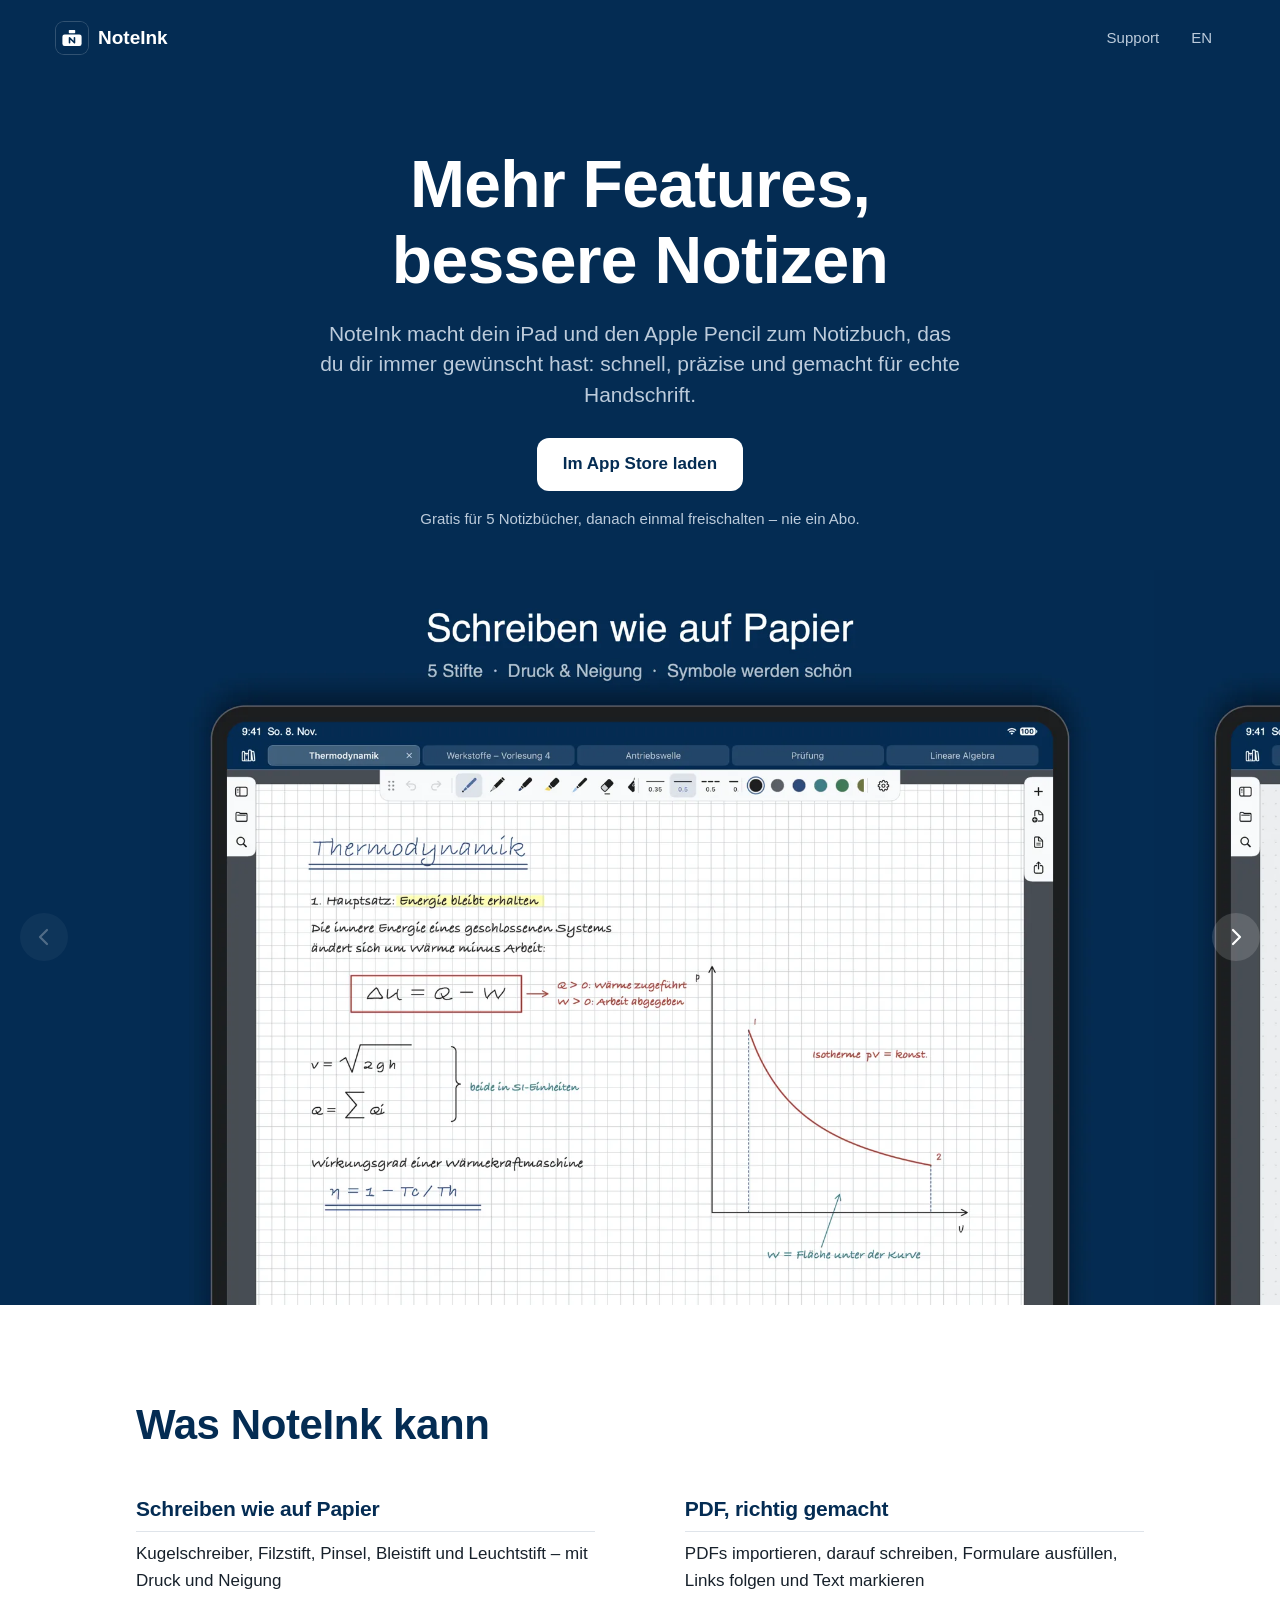
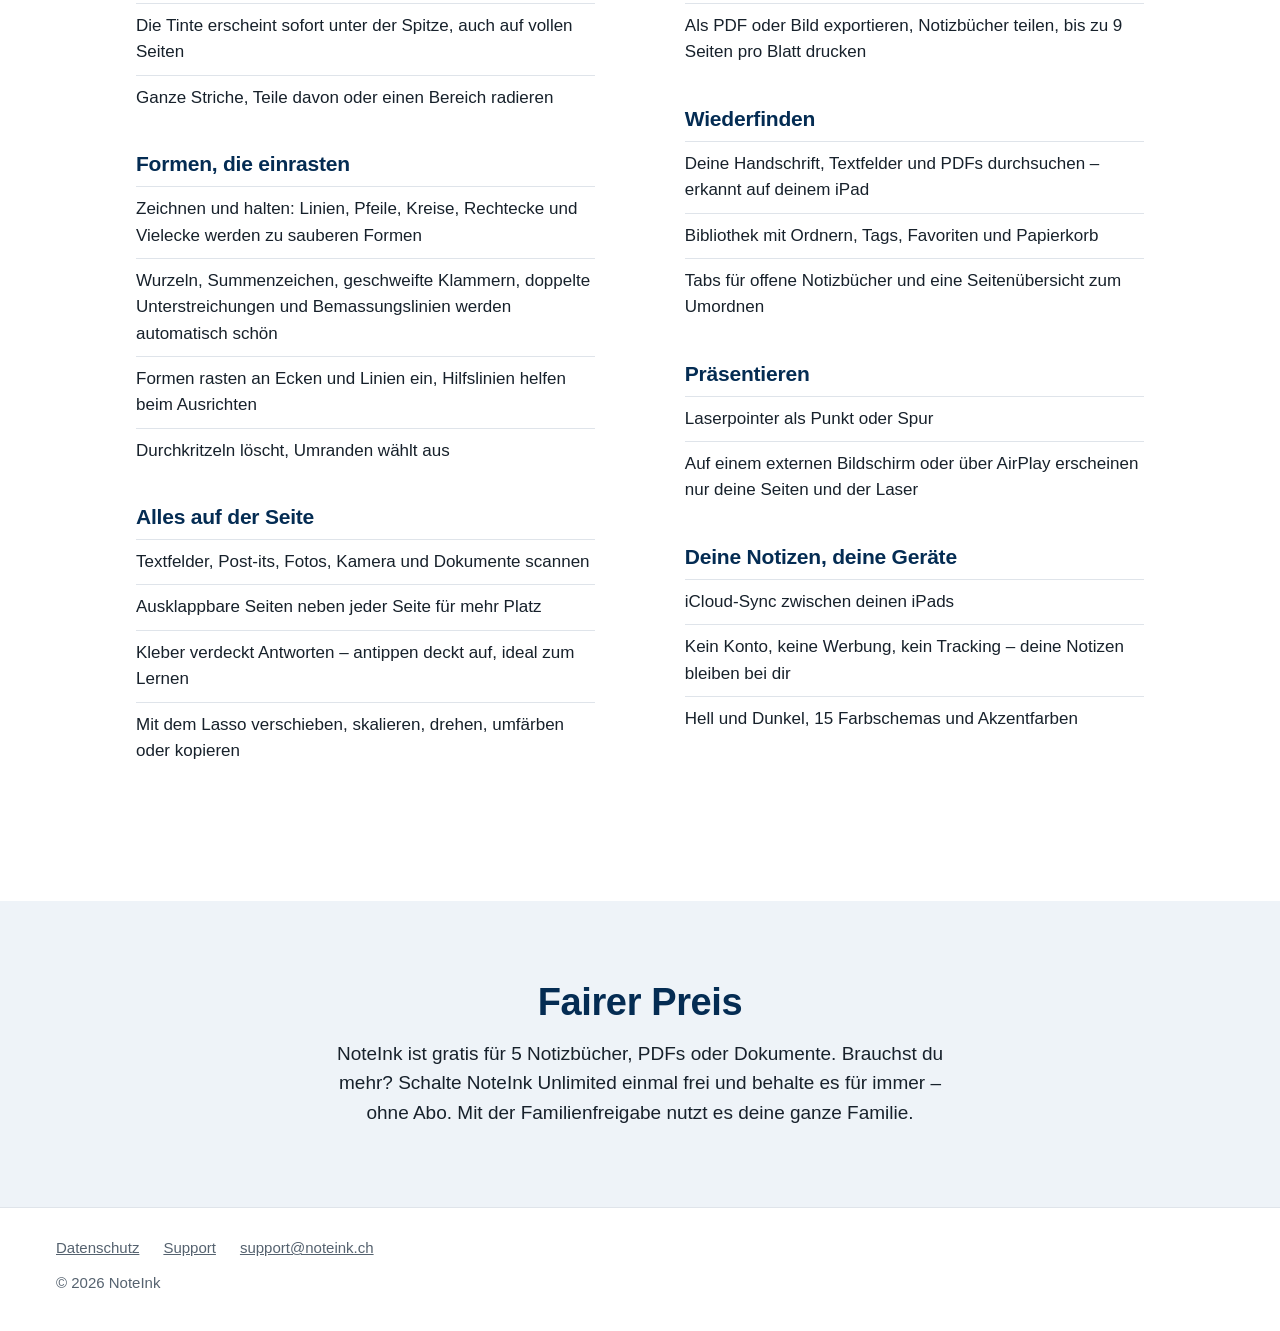
<file: index.html>
<!doctype html>
<html lang="de">
<head>
<meta charset="utf-8">
<meta name="viewport" content="width=device-width, initial-scale=1">
<title>NoteInk: Handschriftliche Notizen und PDFs auf dem iPad</title>
<meta name="description" content="Handschriftliche Notizen wie auf Papier. Gratis für 5 Notizbücher, danach einmal freischalten – nie ein Abo.">
<link rel="canonical" href="https://noteink.ch/">
<link rel="alternate" hreflang="de" href="https://noteink.ch/">
<link rel="alternate" hreflang="en" href="https://noteink.ch/en/">
<link rel="icon" href="/img/icon.svg" type="image/svg+xml">
<link rel="apple-touch-icon" href="/img/apple-touch-icon.png">
<meta name="theme-color" content="#042C53">
<meta property="og:title" content="NoteInk: Handschriftliche Notizen und PDFs auf dem iPad">
<meta property="og:description" content="Handschriftliche Notizen wie auf Papier. Gratis für 5 Notizbücher, danach einmal freischalten – nie ein Abo.">
<meta property="og:type" content="website">
<meta property="og:url" content="https://noteink.ch/">
<meta property="og:image" content="https://noteink.ch/img/og-de.jpg">
<link rel="stylesheet" href="/style.css">
</head>
<body>
<header class="bar">
  <a class="brand" href="/"><img src="/img/icon.svg" alt="" width="32" height="32">NoteInk</a>
  <nav>
    <a href="/support/">Support</a>
    <a href="/en/" hreflang="en" lang="en" aria-label="English">EN</a>
  </nav>
</header>
<main>
<section class="hero">
  <div class="pitch">
    <h1>Mehr Features, bessere Notizen</h1>
    <p class="lead">NoteInk macht dein iPad und den Apple Pencil zum Notizbuch, das du dir immer gewünscht hast: schnell, präzise und gemacht für echte Handschrift.</p>
    <a class="store" href="https://apps.apple.com/app/id6832075508">Im App Store laden</a>
    <p class="note">Gratis für 5 Notizbücher, danach einmal freischalten – nie ein Abo.</p>
  </div>
  <div class="gallery">
    <button class="arrow prev" type="button" aria-label="Vorheriges Bild" hidden><svg viewBox="0 0 24 24" aria-hidden="true"><path d="M15 5l-7 7 7 7"/></svg></button>
    <ul class="strip" tabindex="0" aria-label="App-Bilder">
    <li><img src="/img/de/1-schreiben.webp" width="1600" height="1200" fetchpriority="high" alt="Schreiben wie auf Papier: 5 Stifte, Druck und Neigung, Symbole werden schön"></li>
    <li><img src="/img/de/2-skizzieren.webp" width="1600" height="1200" loading="lazy" alt="Präzise skizzieren: saubere Formen, Einrasten, Bemassungslinien"></li>
    <li><img src="/img/de/3-squeeze.webp" width="1600" height="1200" loading="lazy" alt="Alle Werkzeuge, ein Druck: Squeeze-Menü, Dunkelmodus, eckige Klammern"></li>
    <li><img src="/img/de/4-lasche.webp" width="1600" height="1200" loading="lazy" alt="Mehr Platz, direkt daneben: ausklappbare Seiten, Doppeltippen zum Öffnen, Fotos und Post-its"></li>
    <li><img src="/img/de/5-pdf.webp" width="1600" height="1200" loading="lazy" alt="PDFs, richtig gemacht: notieren, markieren, alles durchsuchen"></li>
    <li><img src="/img/de/6-lernen.webp" width="1600" height="1200" loading="lazy" alt="Klüger lernen: Kleber verdeckt Antworten, Textfelder, Papierfarben"></li>
    <li><img src="/img/de/7-farben.webp" width="1600" height="1200" loading="lazy" alt="Ganz nach deinem Geschmack: 15 Farbschemas, Akzentfarben, hell und dunkel"></li>
    <li><img src="/img/de/8-bibliothek.webp" width="1600" height="1200" loading="lazy" alt="Einmal zahlen, für immer behalten: 5 Notizbücher gratis, kein Abo, Familienfreigabe"></li>
    </ul>
    <button class="arrow next" type="button" aria-label="Nächstes Bild" hidden><svg viewBox="0 0 24 24" aria-hidden="true"><path d="M9 5l7 7-7 7"/></svg></button>
  </div>
<script src="/gallery.js" defer></script>
</section>
<div class="features">
  <h2>Was NoteInk kann</h2>
  <div class="columns">
  <section>
    <h3>Schreiben wie auf Papier</h3>
    <ul>
      <li>Kugelschreiber, Filzstift, Pinsel, Bleistift und Leuchtstift – mit Druck und Neigung</li>
      <li>Die Tinte erscheint sofort unter der Spitze, auch auf vollen Seiten</li>
      <li>Ganze Striche, Teile davon oder einen Bereich radieren</li>
    </ul>
  </section>
  <section>
    <h3>Formen, die einrasten</h3>
    <ul>
      <li>Zeichnen und halten: Linien, Pfeile, Kreise, Rechtecke und Vielecke werden zu sauberen Formen</li>
      <li>Wurzeln, Summenzeichen, geschweifte Klammern, doppelte Unterstreichungen und Bemassungslinien werden automatisch schön</li>
      <li>Formen rasten an Ecken und Linien ein, Hilfslinien helfen beim Ausrichten</li>
      <li>Durchkritzeln löscht, Umranden wählt aus</li>
    </ul>
  </section>
  <section>
    <h3>Alles auf der Seite</h3>
    <ul>
      <li>Textfelder, Post-its, Fotos, Kamera und Dokumente scannen</li>
      <li>Ausklappbare Seiten neben jeder Seite für mehr Platz</li>
      <li>Kleber verdeckt Antworten – antippen deckt auf, ideal zum Lernen</li>
      <li>Mit dem Lasso verschieben, skalieren, drehen, umfärben oder kopieren</li>
    </ul>
  </section>
  <section>
    <h3>PDF, richtig gemacht</h3>
    <ul>
      <li>PDFs importieren, darauf schreiben, Formulare ausfüllen, Links folgen und Text markieren</li>
      <li>Als PDF oder Bild exportieren, Notizbücher teilen, bis zu 9 Seiten pro Blatt drucken</li>
    </ul>
  </section>
  <section>
    <h3>Wiederfinden</h3>
    <ul>
      <li>Deine Handschrift, Textfelder und PDFs durchsuchen – erkannt auf deinem iPad</li>
      <li>Bibliothek mit Ordnern, Tags, Favoriten und Papierkorb</li>
      <li>Tabs für offene Notizbücher und eine Seitenübersicht zum Umordnen</li>
    </ul>
  </section>
  <section>
    <h3>Präsentieren</h3>
    <ul>
      <li>Laserpointer als Punkt oder Spur</li>
      <li>Auf einem externen Bildschirm oder über AirPlay erscheinen nur deine Seiten und der Laser</li>
    </ul>
  </section>
  <section>
    <h3>Deine Notizen, deine Geräte</h3>
    <ul>
      <li>iCloud-Sync zwischen deinen iPads</li>
      <li>Kein Konto, keine Werbung, kein Tracking – deine Notizen bleiben bei dir</li>
      <li>Hell und Dunkel, 15 Farbschemas und Akzentfarben</li>
    </ul>
  </section>
  </div>
</div>
<section class="price">
  <h2>Fairer Preis</h2>
  <p>NoteInk ist gratis für 5 Notizbücher, PDFs oder Dokumente. Brauchst du mehr? Schalte NoteInk Unlimited einmal frei und behalte es für immer – ohne Abo. Mit der Familienfreigabe nutzt es deine ganze Familie.</p>
</section>
</main>
<footer class="foot">
  <div>
    <a href="/datenschutz/">Datenschutz</a>
    <a href="/support/">Support</a>
    <a href="mailto:support@noteink.ch">support@noteink.ch</a>
  </div>
  <p>© 2026 NoteInk</p>
</footer>
</body>
</html>
</file>
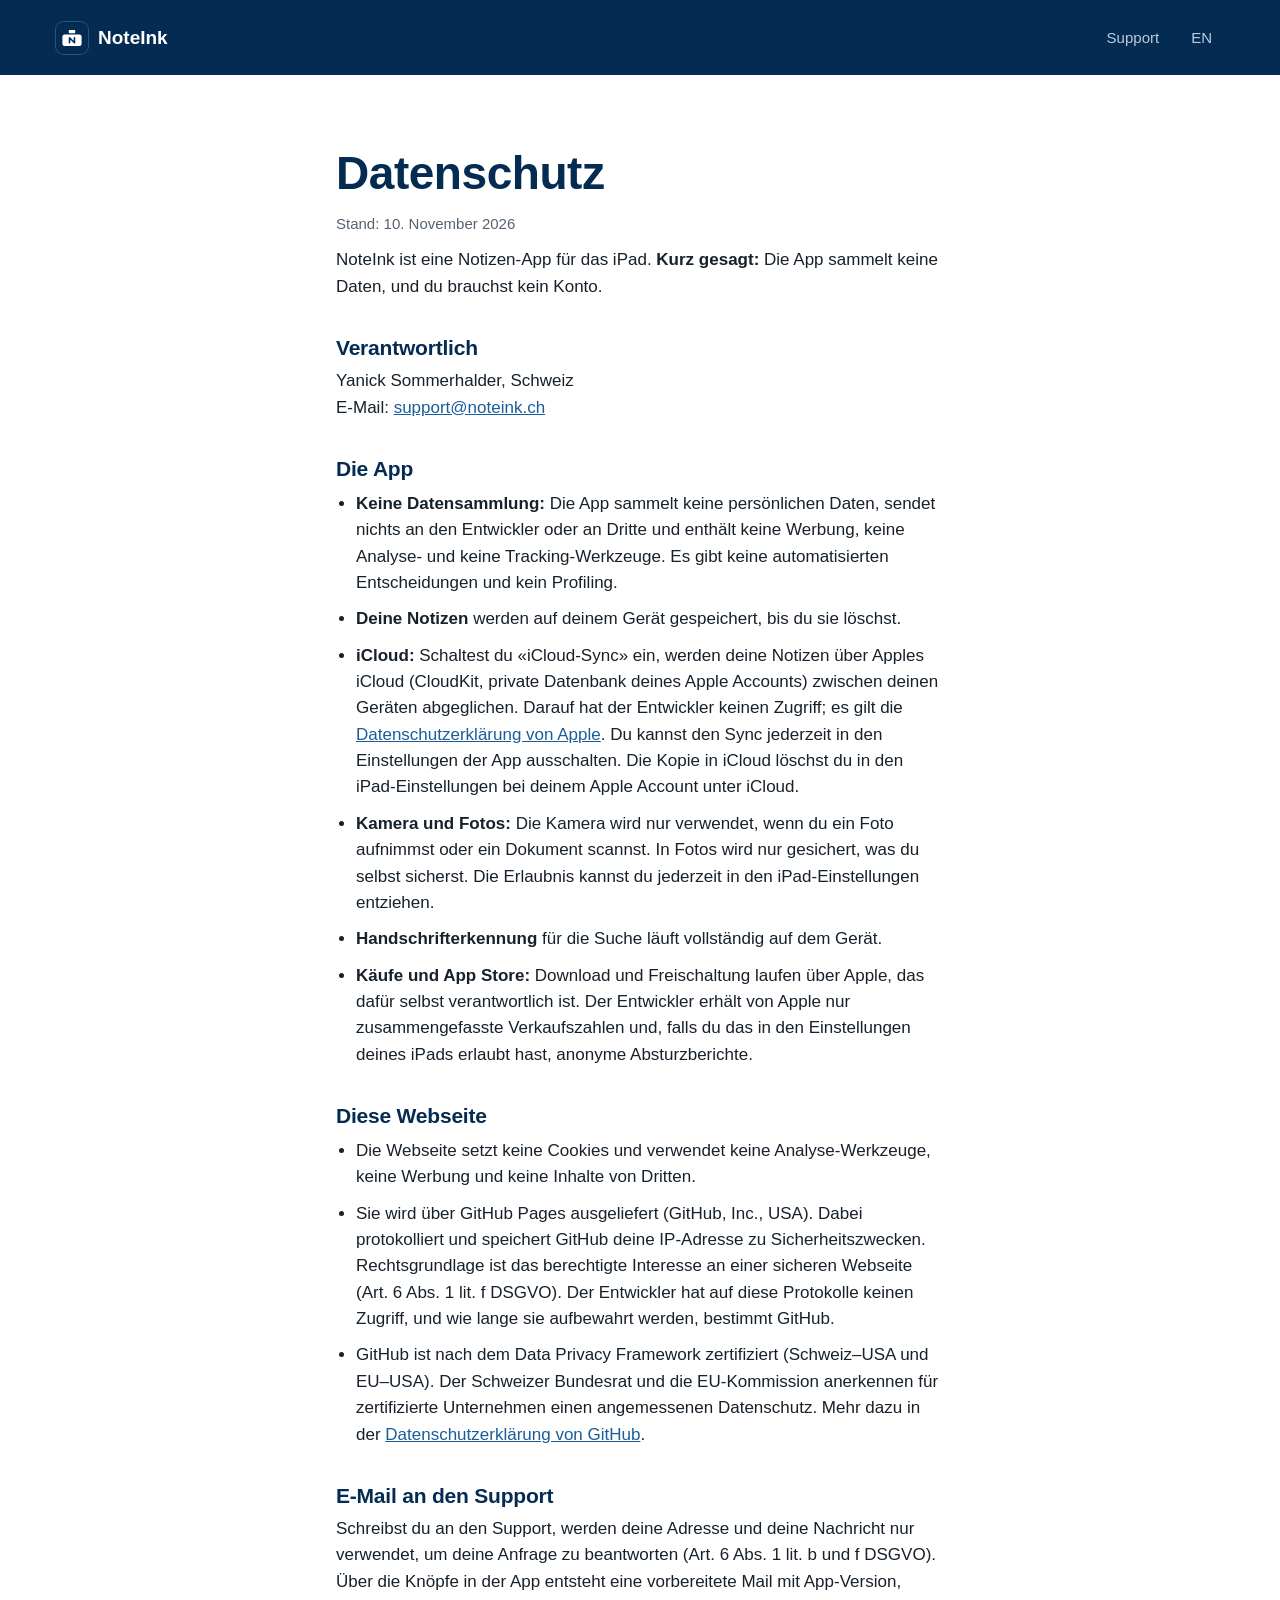
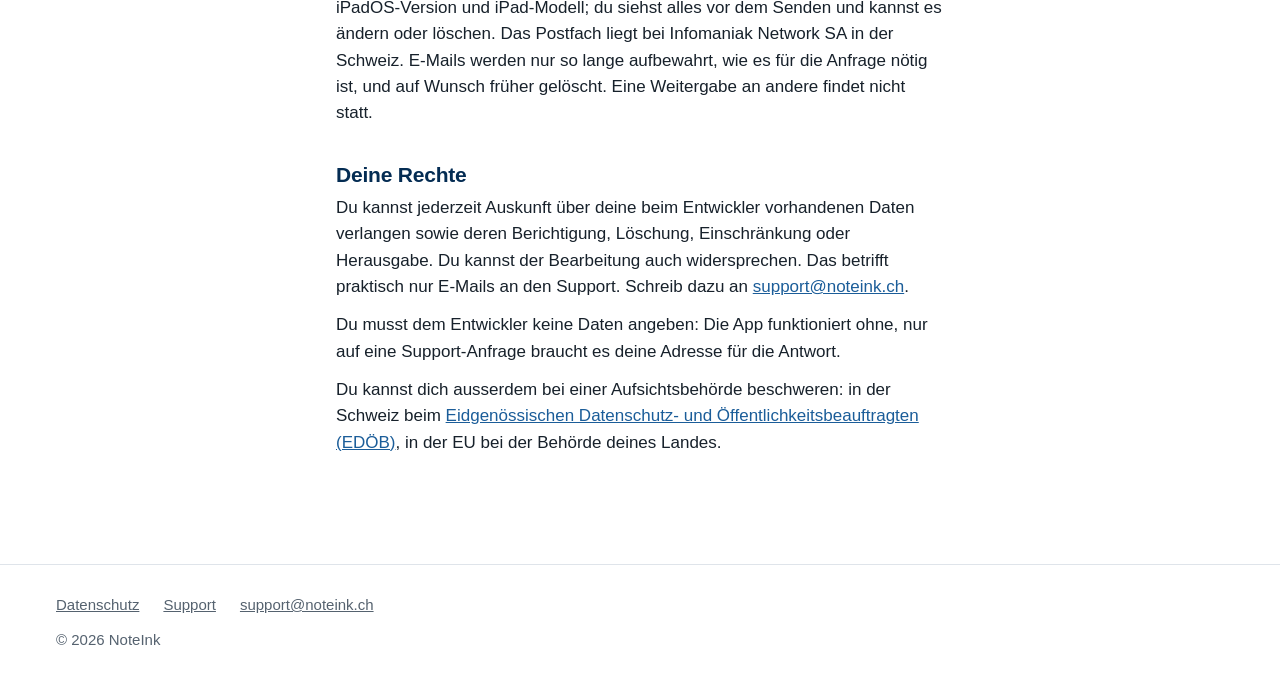
<file: datenschutz/index.html>
<!doctype html>
<html lang="de">
<head>
<meta charset="utf-8">
<meta name="viewport" content="width=device-width, initial-scale=1">
<title>Datenschutz – NoteInk</title>
<meta name="description" content="Datenschutzerklärung von NoteInk: Die App sammelt keine Daten.">
<link rel="canonical" href="https://noteink.ch/datenschutz/">
<link rel="alternate" hreflang="de" href="https://noteink.ch/datenschutz/">
<link rel="alternate" hreflang="en" href="https://noteink.ch/en/privacy/">
<link rel="icon" href="/img/icon.svg" type="image/svg+xml">
<link rel="apple-touch-icon" href="/img/apple-touch-icon.png">
<meta name="theme-color" content="#042C53">
<meta property="og:title" content="Datenschutz – NoteInk">
<meta property="og:description" content="Datenschutzerklärung von NoteInk: Die App sammelt keine Daten.">
<meta property="og:type" content="website">
<meta property="og:url" content="https://noteink.ch/datenschutz/">
<meta property="og:image" content="https://noteink.ch/img/og-de.jpg">
<link rel="stylesheet" href="/style.css">
</head>
<body>
<header class="bar">
  <a class="brand" href="/"><img src="/img/icon.svg" alt="" width="32" height="32">NoteInk</a>
  <nav>
    <a href="/support/">Support</a>
    <a href="/en/privacy/" hreflang="en" lang="en" aria-label="English">EN</a>
  </nav>
</header>
<main class="text">
<h1>Datenschutz</h1>
<p class="meta">Stand: 10. November 2026</p>
<p>NoteInk ist eine Notizen-App für das iPad. <strong>Kurz gesagt:</strong> Die App sammelt keine Daten, und du brauchst kein Konto.</p>
<h2>Verantwortlich</h2>
<p>Yanick Sommerhalder, Schweiz<br>E-Mail: <a href="mailto:support@noteink.ch">support@noteink.ch</a></p>
<h2>Die App</h2>
<ul>
  <li><strong>Keine Datensammlung:</strong> Die App sammelt keine persönlichen Daten, sendet nichts an den Entwickler oder an Dritte und enthält keine Werbung, keine Analyse- und keine Tracking-Werkzeuge. Es gibt keine automatisierten Entscheidungen und kein Profiling.</li>
  <li><strong>Deine Notizen</strong> werden auf deinem Gerät gespeichert, bis du sie löschst.</li>
  <li><strong>iCloud:</strong> Schaltest du «iCloud-Sync» ein, werden deine Notizen über Apples iCloud (CloudKit, private Datenbank deines Apple Accounts) zwischen deinen Geräten abgeglichen. Darauf hat der Entwickler keinen Zugriff; es gilt die <a href="https://www.apple.com/legal/privacy/">Datenschutzerklärung von Apple</a>. Du kannst den Sync jederzeit in den Einstellungen der App ausschalten. Die Kopie in iCloud löschst du in den iPad-Einstellungen bei deinem Apple Account unter iCloud.</li>
  <li><strong>Kamera und Fotos:</strong> Die Kamera wird nur verwendet, wenn du ein Foto aufnimmst oder ein Dokument scannst. In Fotos wird nur gesichert, was du selbst sicherst. Die Erlaubnis kannst du jederzeit in den iPad-Einstellungen entziehen.</li>
  <li><strong>Handschrifterkennung</strong> für die Suche läuft vollständig auf dem Gerät.</li>
  <li><strong>Käufe und App Store:</strong> Download und Freischaltung laufen über Apple, das dafür selbst verantwortlich ist. Der Entwickler erhält von Apple nur zusammengefasste Verkaufszahlen und, falls du das in den Einstellungen deines iPads erlaubt hast, anonyme Absturzberichte.</li>
</ul>
<h2>Diese Webseite</h2>
<ul>
  <li>Die Webseite setzt keine Cookies und verwendet keine Analyse-Werkzeuge, keine Werbung und keine Inhalte von Dritten.</li>
  <li>Sie wird über GitHub Pages ausgeliefert (GitHub, Inc., USA). Dabei protokolliert und speichert GitHub deine IP-Adresse zu Sicherheitszwecken. Rechtsgrundlage ist das berechtigte Interesse an einer sicheren Webseite (Art. 6 Abs. 1 lit. f DSGVO). Der Entwickler hat auf diese Protokolle keinen Zugriff, und wie lange sie aufbewahrt werden, bestimmt GitHub.</li>
  <li>GitHub ist nach dem Data Privacy Framework zertifiziert (Schweiz–USA und EU–USA). Der Schweizer Bundesrat und die EU-Kommission anerkennen für zertifizierte Unternehmen einen angemessenen Datenschutz. Mehr dazu in der <a href="https://docs.github.com/en/site-policy/privacy-policies/github-general-privacy-statement">Datenschutzerklärung von GitHub</a>.</li>
</ul>
<h2>E-Mail an den Support</h2>
<p>Schreibst du an den Support, werden deine Adresse und deine Nachricht nur verwendet, um deine Anfrage zu beantworten (Art. 6 Abs. 1 lit. b und f DSGVO). Über die Knöpfe in der App entsteht eine vorbereitete Mail mit App-Version, iPadOS-Version und iPad-Modell; du siehst alles vor dem Senden und kannst es ändern oder löschen. Das Postfach liegt bei Infomaniak Network SA in der Schweiz. E-Mails werden nur so lange aufbewahrt, wie es für die Anfrage nötig ist, und auf Wunsch früher gelöscht. Eine Weitergabe an andere findet nicht statt.</p>
<h2>Deine Rechte</h2>
<p>Du kannst jederzeit Auskunft über deine beim Entwickler vorhandenen Daten verlangen sowie deren Berichtigung, Löschung, Einschränkung oder Herausgabe. Du kannst der Bearbeitung auch widersprechen. Das betrifft praktisch nur E-Mails an den Support. Schreib dazu an <a href="mailto:support@noteink.ch">support@noteink.ch</a>.</p>
<p>Du musst dem Entwickler keine Daten angeben: Die App funktioniert ohne, nur auf eine Support-Anfrage braucht es deine Adresse für die Antwort.</p>
<p>Du kannst dich ausserdem bei einer Aufsichtsbehörde beschweren: in der Schweiz beim <a href="https://www.edoeb.admin.ch">Eidgenössischen Datenschutz- und Öffentlichkeitsbeauftragten (EDÖB)</a>, in der EU bei der Behörde deines Landes.</p>
</main>
<footer class="foot">
  <div>
    <a href="/datenschutz/">Datenschutz</a>
    <a href="/support/">Support</a>
    <a href="mailto:support@noteink.ch">support@noteink.ch</a>
  </div>
  <p>© 2026 NoteInk</p>
</footer>
</body>
</html>
</file>
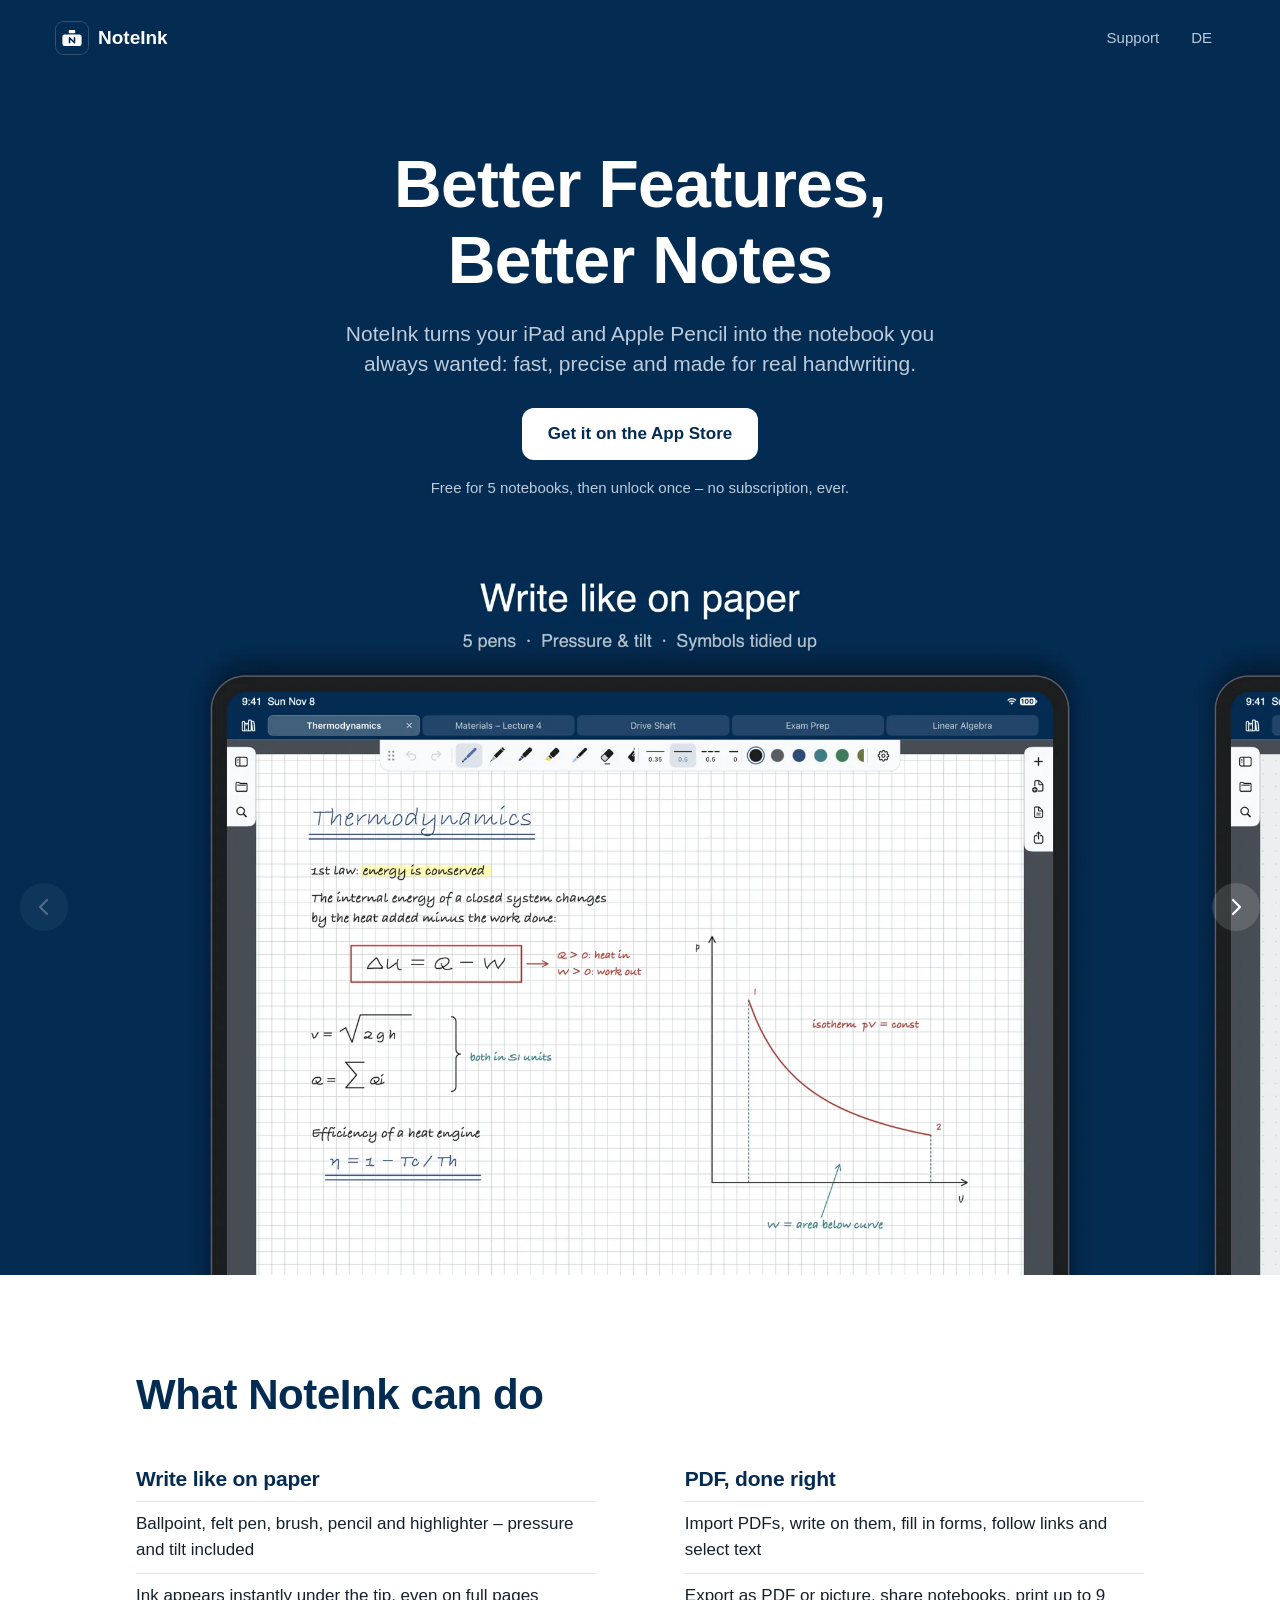
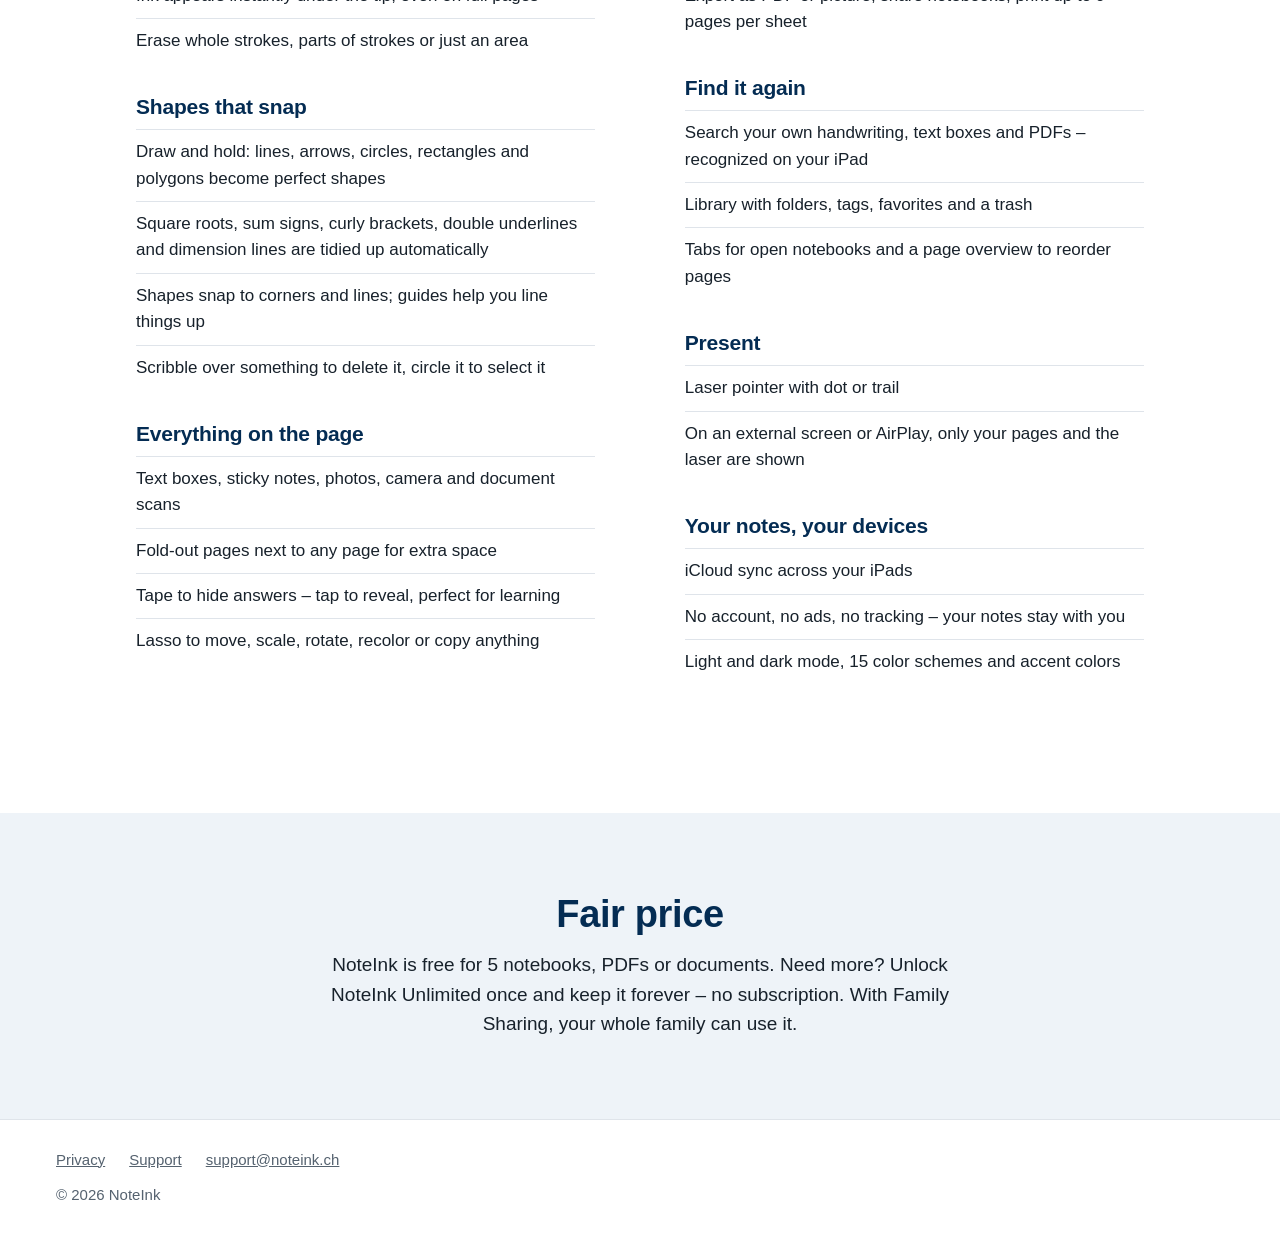
<file: en/index.html>
<!doctype html>
<html lang="en">
<head>
<meta charset="utf-8">
<meta name="viewport" content="width=device-width, initial-scale=1">
<title>NoteInk: Handwritten notes and PDFs on iPad</title>
<meta name="description" content="Handwritten notes that feel like paper. Free for 5 notebooks, then unlock once – no subscription, ever.">
<link rel="canonical" href="https://noteink.ch/en/">
<link rel="alternate" hreflang="de" href="https://noteink.ch/">
<link rel="alternate" hreflang="en" href="https://noteink.ch/en/">
<link rel="icon" href="/img/icon.svg" type="image/svg+xml">
<link rel="apple-touch-icon" href="/img/apple-touch-icon.png">
<meta name="theme-color" content="#042C53">
<meta property="og:title" content="NoteInk: Handwritten notes and PDFs on iPad">
<meta property="og:description" content="Handwritten notes that feel like paper. Free for 5 notebooks, then unlock once – no subscription, ever.">
<meta property="og:type" content="website">
<meta property="og:url" content="https://noteink.ch/en/">
<meta property="og:image" content="https://noteink.ch/img/og-en.jpg">
<link rel="stylesheet" href="/style.css">
</head>
<body>
<header class="bar">
  <a class="brand" href="/en/"><img src="/img/icon.svg" alt="" width="32" height="32">NoteInk</a>
  <nav>
    <a href="/en/support/">Support</a>
    <a href="/" hreflang="de" lang="de" aria-label="Deutsch">DE</a>
  </nav>
</header>
<main>
<section class="hero">
  <div class="pitch">
    <h1>Better Features, Better Notes</h1>
    <p class="lead">NoteInk turns your iPad and Apple Pencil into the notebook you always wanted: fast, precise and made for real handwriting.</p>
    <a class="store" href="https://apps.apple.com/app/id6832075508">Get it on the App Store</a>
    <p class="note">Free for 5 notebooks, then unlock once – no subscription, ever.</p>
  </div>
  <div class="gallery">
    <button class="arrow prev" type="button" aria-label="Previous picture" hidden><svg viewBox="0 0 24 24" aria-hidden="true"><path d="M15 5l-7 7 7 7"/></svg></button>
    <ul class="strip" tabindex="0" aria-label="App pictures">
    <li><img src="/img/en/1-write.webp" width="1600" height="1200" fetchpriority="high" alt="Write like on paper: 5 pens, pressure and tilt, symbols tidied up"></li>
    <li><img src="/img/en/2-sketch.webp" width="1600" height="1200" loading="lazy" alt="Sketch with precision: perfect shapes, snapping, dimension lines"></li>
    <li><img src="/img/en/3-squeeze.webp" width="1600" height="1200" loading="lazy" alt="Every tool, one squeeze: squeeze menu, dark mode, square brackets"></li>
    <li><img src="/img/en/4-flap.webp" width="1600" height="1200" loading="lazy" alt="More room, right beside: fold-out pages, double-tap to open, photos and sticky notes"></li>
    <li><img src="/img/en/5-pdf.webp" width="1600" height="1200" loading="lazy" alt="PDFs, done right: annotate, highlight, search everything"></li>
    <li><img src="/img/en/6-study.webp" width="1600" height="1200" loading="lazy" alt="Study smarter: tape hides answers, text boxes, paper colors"></li>
    <li><img src="/img/en/7-schemes.webp" width="1600" height="1200" loading="lazy" alt="Make it yours: 15 color schemes, accent colors, light and dark"></li>
    <li><img src="/img/en/8-library.webp" width="1600" height="1200" loading="lazy" alt="Pay once, keep it forever: 5 notebooks free, no subscription, Family Sharing"></li>
    </ul>
    <button class="arrow next" type="button" aria-label="Next picture" hidden><svg viewBox="0 0 24 24" aria-hidden="true"><path d="M9 5l7 7-7 7"/></svg></button>
  </div>
<script src="/gallery.js" defer></script>
</section>
<div class="features">
  <h2>What NoteInk can do</h2>
  <div class="columns">
  <section>
    <h3>Write like on paper</h3>
    <ul>
      <li>Ballpoint, felt pen, brush, pencil and highlighter – pressure and tilt included</li>
      <li>Ink appears instantly under the tip, even on full pages</li>
      <li>Erase whole strokes, parts of strokes or just an area</li>
    </ul>
  </section>
  <section>
    <h3>Shapes that snap</h3>
    <ul>
      <li>Draw and hold: lines, arrows, circles, rectangles and polygons become perfect shapes</li>
      <li>Square roots, sum signs, curly brackets, double underlines and dimension lines are tidied up automatically</li>
      <li>Shapes snap to corners and lines; guides help you line things up</li>
      <li>Scribble over something to delete it, circle it to select it</li>
    </ul>
  </section>
  <section>
    <h3>Everything on the page</h3>
    <ul>
      <li>Text boxes, sticky notes, photos, camera and document scans</li>
      <li>Fold-out pages next to any page for extra space</li>
      <li>Tape to hide answers – tap to reveal, perfect for learning</li>
      <li>Lasso to move, scale, rotate, recolor or copy anything</li>
    </ul>
  </section>
  <section>
    <h3>PDF, done right</h3>
    <ul>
      <li>Import PDFs, write on them, fill in forms, follow links and select text</li>
      <li>Export as PDF or picture, share notebooks, print up to 9 pages per sheet</li>
    </ul>
  </section>
  <section>
    <h3>Find it again</h3>
    <ul>
      <li>Search your own handwriting, text boxes and PDFs – recognized on your iPad</li>
      <li>Library with folders, tags, favorites and a trash</li>
      <li>Tabs for open notebooks and a page overview to reorder pages</li>
    </ul>
  </section>
  <section>
    <h3>Present</h3>
    <ul>
      <li>Laser pointer with dot or trail</li>
      <li>On an external screen or AirPlay, only your pages and the laser are shown</li>
    </ul>
  </section>
  <section>
    <h3>Your notes, your devices</h3>
    <ul>
      <li>iCloud sync across your iPads</li>
      <li>No account, no ads, no tracking – your notes stay with you</li>
      <li>Light and dark mode, 15 color schemes and accent colors</li>
    </ul>
  </section>
  </div>
</div>
<section class="price">
  <h2>Fair price</h2>
  <p>NoteInk is free for 5 notebooks, PDFs or documents. Need more? Unlock NoteInk Unlimited once and keep it forever – no subscription. With Family Sharing, your whole family can use it.</p>
</section>
</main>
<footer class="foot">
  <div>
    <a href="/en/privacy/">Privacy</a>
    <a href="/en/support/">Support</a>
    <a href="mailto:support@noteink.ch">support@noteink.ch</a>
  </div>
  <p>© 2026 NoteInk</p>
</footer>
</body>
</html>
</file>
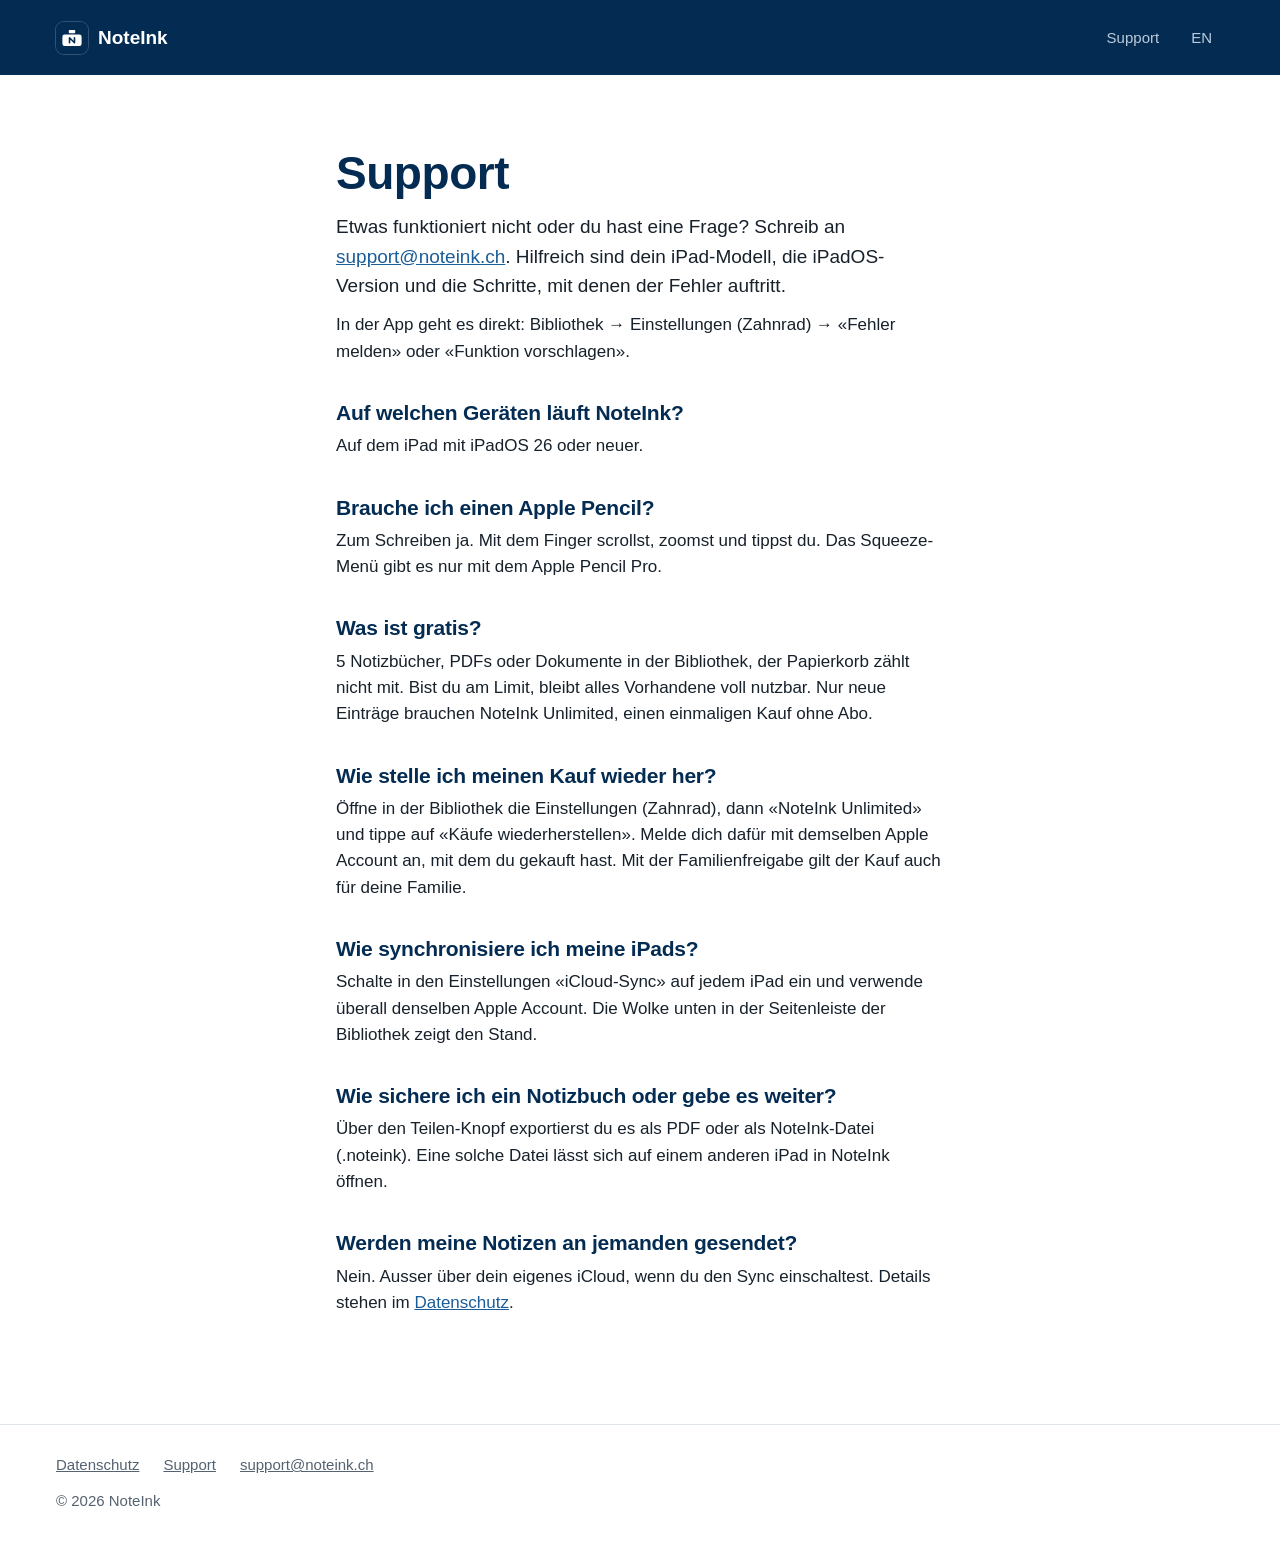
<file: support/index.html>
<!doctype html>
<html lang="de">
<head>
<meta charset="utf-8">
<meta name="viewport" content="width=device-width, initial-scale=1">
<title>Support – NoteInk</title>
<meta name="description" content="Hilfe und Kontakt für NoteInk.">
<link rel="canonical" href="https://noteink.ch/support/">
<link rel="alternate" hreflang="de" href="https://noteink.ch/support/">
<link rel="alternate" hreflang="en" href="https://noteink.ch/en/support/">
<link rel="icon" href="/img/icon.svg" type="image/svg+xml">
<link rel="apple-touch-icon" href="/img/apple-touch-icon.png">
<meta name="theme-color" content="#042C53">
<meta property="og:title" content="Support – NoteInk">
<meta property="og:description" content="Hilfe und Kontakt für NoteInk.">
<meta property="og:type" content="website">
<meta property="og:url" content="https://noteink.ch/support/">
<meta property="og:image" content="https://noteink.ch/img/og-de.jpg">
<link rel="stylesheet" href="/style.css">
</head>
<body>
<header class="bar">
  <a class="brand" href="/"><img src="/img/icon.svg" alt="" width="32" height="32">NoteInk</a>
  <nav>
    <a href="/support/">Support</a>
    <a href="/en/support/" hreflang="en" lang="en" aria-label="English">EN</a>
  </nav>
</header>
<main class="text">
<h1>Support</h1>
<p class="lead-text">Etwas funktioniert nicht oder du hast eine Frage? Schreib an <a href="mailto:support@noteink.ch">support@noteink.ch</a>. Hilfreich sind dein iPad-Modell, die iPadOS-Version und die Schritte, mit denen der Fehler auftritt.</p>
<p>In der App geht es direkt: Bibliothek → Einstellungen (Zahnrad) → «Fehler melden» oder «Funktion vorschlagen».</p>
<section>
  <h2>Auf welchen Geräten läuft NoteInk?</h2>
  <p>Auf dem iPad mit iPadOS 26 oder neuer.</p>
</section>
<section>
  <h2>Brauche ich einen Apple Pencil?</h2>
  <p>Zum Schreiben ja. Mit dem Finger scrollst, zoomst und tippst du. Das Squeeze-Menü gibt es nur mit dem Apple Pencil Pro.</p>
</section>
<section>
  <h2>Was ist gratis?</h2>
  <p>5 Notizbücher, PDFs oder Dokumente in der Bibliothek, der Papierkorb zählt nicht mit. Bist du am Limit, bleibt alles Vorhandene voll nutzbar. Nur neue Einträge brauchen NoteInk Unlimited, einen einmaligen Kauf ohne Abo.</p>
</section>
<section>
  <h2>Wie stelle ich meinen Kauf wieder her?</h2>
  <p>Öffne in der Bibliothek die Einstellungen (Zahnrad), dann «NoteInk Unlimited» und tippe auf «Käufe wiederherstellen». Melde dich dafür mit demselben Apple Account an, mit dem du gekauft hast. Mit der Familienfreigabe gilt der Kauf auch für deine Familie.</p>
</section>
<section>
  <h2>Wie synchronisiere ich meine iPads?</h2>
  <p>Schalte in den Einstellungen «iCloud-Sync» auf jedem iPad ein und verwende überall denselben Apple Account. Die Wolke unten in der Seitenleiste der Bibliothek zeigt den Stand.</p>
</section>
<section>
  <h2>Wie sichere ich ein Notizbuch oder gebe es weiter?</h2>
  <p>Über den Teilen-Knopf exportierst du es als PDF oder als NoteInk-Datei (.noteink). Eine solche Datei lässt sich auf einem anderen iPad in NoteInk öffnen.</p>
</section>
<section>
  <h2>Werden meine Notizen an jemanden gesendet?</h2>
  <p>Nein. Ausser über dein eigenes iCloud, wenn du den Sync einschaltest. Details stehen im <a href="/datenschutz/">Datenschutz</a>.</p>
</section>
</main>
<footer class="foot">
  <div>
    <a href="/datenschutz/">Datenschutz</a>
    <a href="/support/">Support</a>
    <a href="mailto:support@noteink.ch">support@noteink.ch</a>
  </div>
  <p>© 2026 NoteInk</p>
</footer>
</body>
</html>
</file>
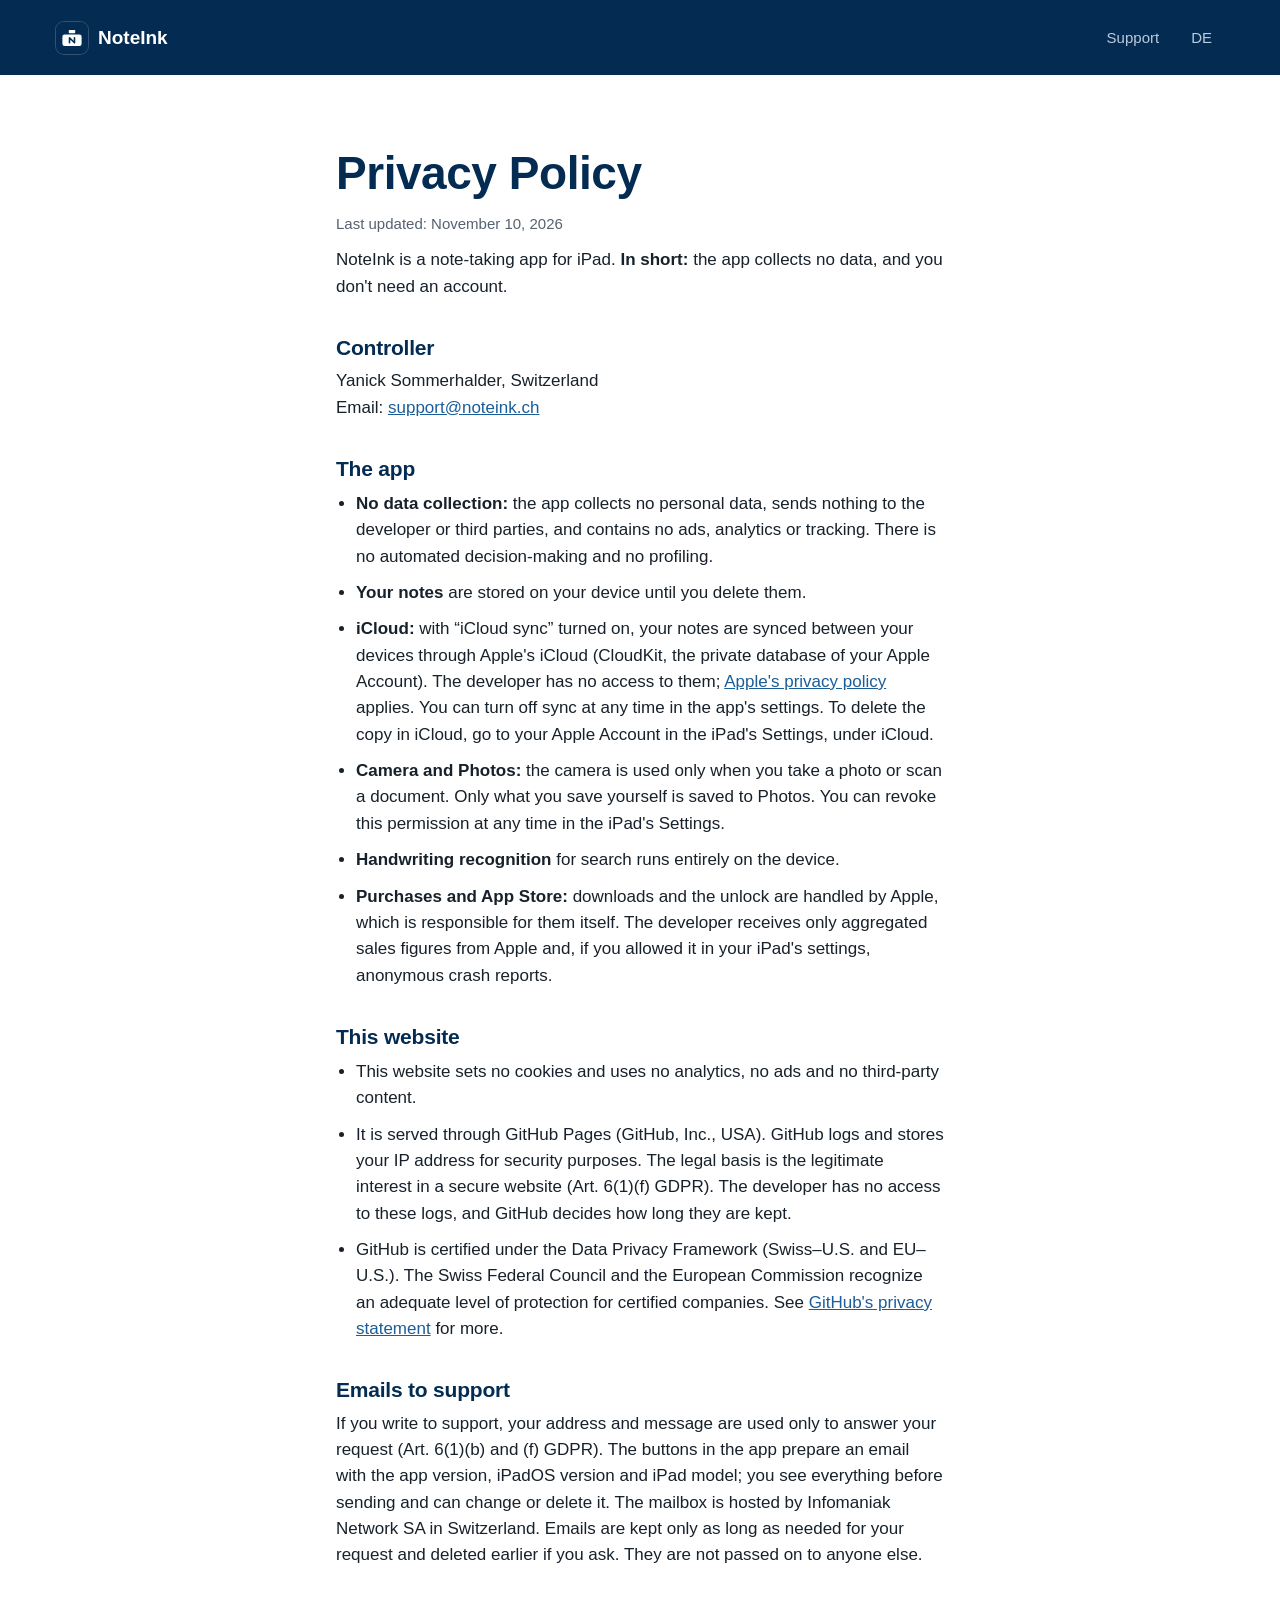
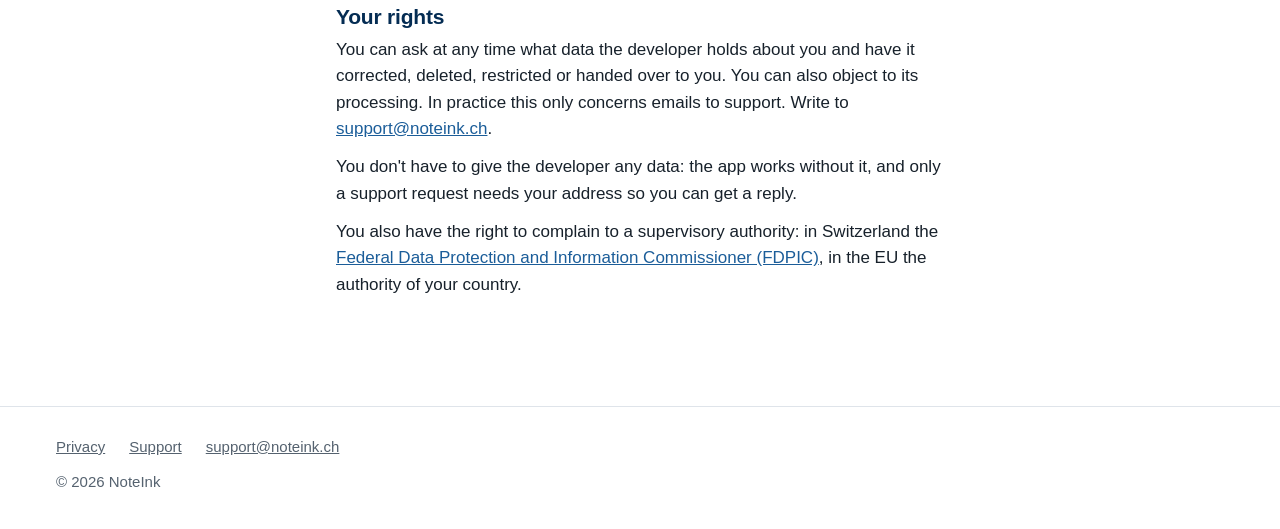
<file: en/privacy/index.html>
<!doctype html>
<html lang="en">
<head>
<meta charset="utf-8">
<meta name="viewport" content="width=device-width, initial-scale=1">
<title>Privacy Policy – NoteInk</title>
<meta name="description" content="NoteInk&#x27;s privacy policy: the app collects no data.">
<link rel="canonical" href="https://noteink.ch/en/privacy/">
<link rel="alternate" hreflang="de" href="https://noteink.ch/datenschutz/">
<link rel="alternate" hreflang="en" href="https://noteink.ch/en/privacy/">
<link rel="icon" href="/img/icon.svg" type="image/svg+xml">
<link rel="apple-touch-icon" href="/img/apple-touch-icon.png">
<meta name="theme-color" content="#042C53">
<meta property="og:title" content="Privacy Policy – NoteInk">
<meta property="og:description" content="NoteInk&#x27;s privacy policy: the app collects no data.">
<meta property="og:type" content="website">
<meta property="og:url" content="https://noteink.ch/en/privacy/">
<meta property="og:image" content="https://noteink.ch/img/og-en.jpg">
<link rel="stylesheet" href="/style.css">
</head>
<body>
<header class="bar">
  <a class="brand" href="/en/"><img src="/img/icon.svg" alt="" width="32" height="32">NoteInk</a>
  <nav>
    <a href="/en/support/">Support</a>
    <a href="/datenschutz/" hreflang="de" lang="de" aria-label="Deutsch">DE</a>
  </nav>
</header>
<main class="text">
<h1>Privacy Policy</h1>
<p class="meta">Last updated: November 10, 2026</p>
<p>NoteInk is a note-taking app for iPad. <strong>In short:</strong> the app collects no data, and you don't need an account.</p>
<h2>Controller</h2>
<p>Yanick Sommerhalder, Switzerland<br>Email: <a href="mailto:support@noteink.ch">support@noteink.ch</a></p>
<h2>The app</h2>
<ul>
  <li><strong>No data collection:</strong> the app collects no personal data, sends nothing to the developer or third parties, and contains no ads, analytics or tracking. There is no automated decision-making and no profiling.</li>
  <li><strong>Your notes</strong> are stored on your device until you delete them.</li>
  <li><strong>iCloud:</strong> with “iCloud sync” turned on, your notes are synced between your devices through Apple's iCloud (CloudKit, the private database of your Apple Account). The developer has no access to them; <a href="https://www.apple.com/legal/privacy/">Apple's privacy policy</a> applies. You can turn off sync at any time in the app's settings. To delete the copy in iCloud, go to your Apple Account in the iPad's Settings, under iCloud.</li>
  <li><strong>Camera and Photos:</strong> the camera is used only when you take a photo or scan a document. Only what you save yourself is saved to Photos. You can revoke this permission at any time in the iPad's Settings.</li>
  <li><strong>Handwriting recognition</strong> for search runs entirely on the device.</li>
  <li><strong>Purchases and App Store:</strong> downloads and the unlock are handled by Apple, which is responsible for them itself. The developer receives only aggregated sales figures from Apple and, if you allowed it in your iPad's settings, anonymous crash reports.</li>
</ul>
<h2>This website</h2>
<ul>
  <li>This website sets no cookies and uses no analytics, no ads and no third-party content.</li>
  <li>It is served through GitHub Pages (GitHub, Inc., USA). GitHub logs and stores your IP address for security purposes. The legal basis is the legitimate interest in a secure website (Art. 6(1)(f) GDPR). The developer has no access to these logs, and GitHub decides how long they are kept.</li>
  <li>GitHub is certified under the Data Privacy Framework (Swiss–U.S. and EU–U.S.). The Swiss Federal Council and the European Commission recognize an adequate level of protection for certified companies. See <a href="https://docs.github.com/en/site-policy/privacy-policies/github-general-privacy-statement">GitHub's privacy statement</a> for more.</li>
</ul>
<h2>Emails to support</h2>
<p>If you write to support, your address and message are used only to answer your request (Art. 6(1)(b) and (f) GDPR). The buttons in the app prepare an email with the app version, iPadOS version and iPad model; you see everything before sending and can change or delete it. The mailbox is hosted by Infomaniak Network SA in Switzerland. Emails are kept only as long as needed for your request and deleted earlier if you ask. They are not passed on to anyone else.</p>
<h2>Your rights</h2>
<p>You can ask at any time what data the developer holds about you and have it corrected, deleted, restricted or handed over to you. You can also object to its processing. In practice this only concerns emails to support. Write to <a href="mailto:support@noteink.ch">support@noteink.ch</a>.</p>
<p>You don't have to give the developer any data: the app works without it, and only a support request needs your address so you can get a reply.</p>
<p>You also have the right to complain to a supervisory authority: in Switzerland the <a href="https://www.edoeb.admin.ch">Federal Data Protection and Information Commissioner (FDPIC)</a>, in the EU the authority of your country.</p>
</main>
<footer class="foot">
  <div>
    <a href="/en/privacy/">Privacy</a>
    <a href="/en/support/">Support</a>
    <a href="mailto:support@noteink.ch">support@noteink.ch</a>
  </div>
  <p>© 2026 NoteInk</p>
</footer>
</body>
</html>
</file>
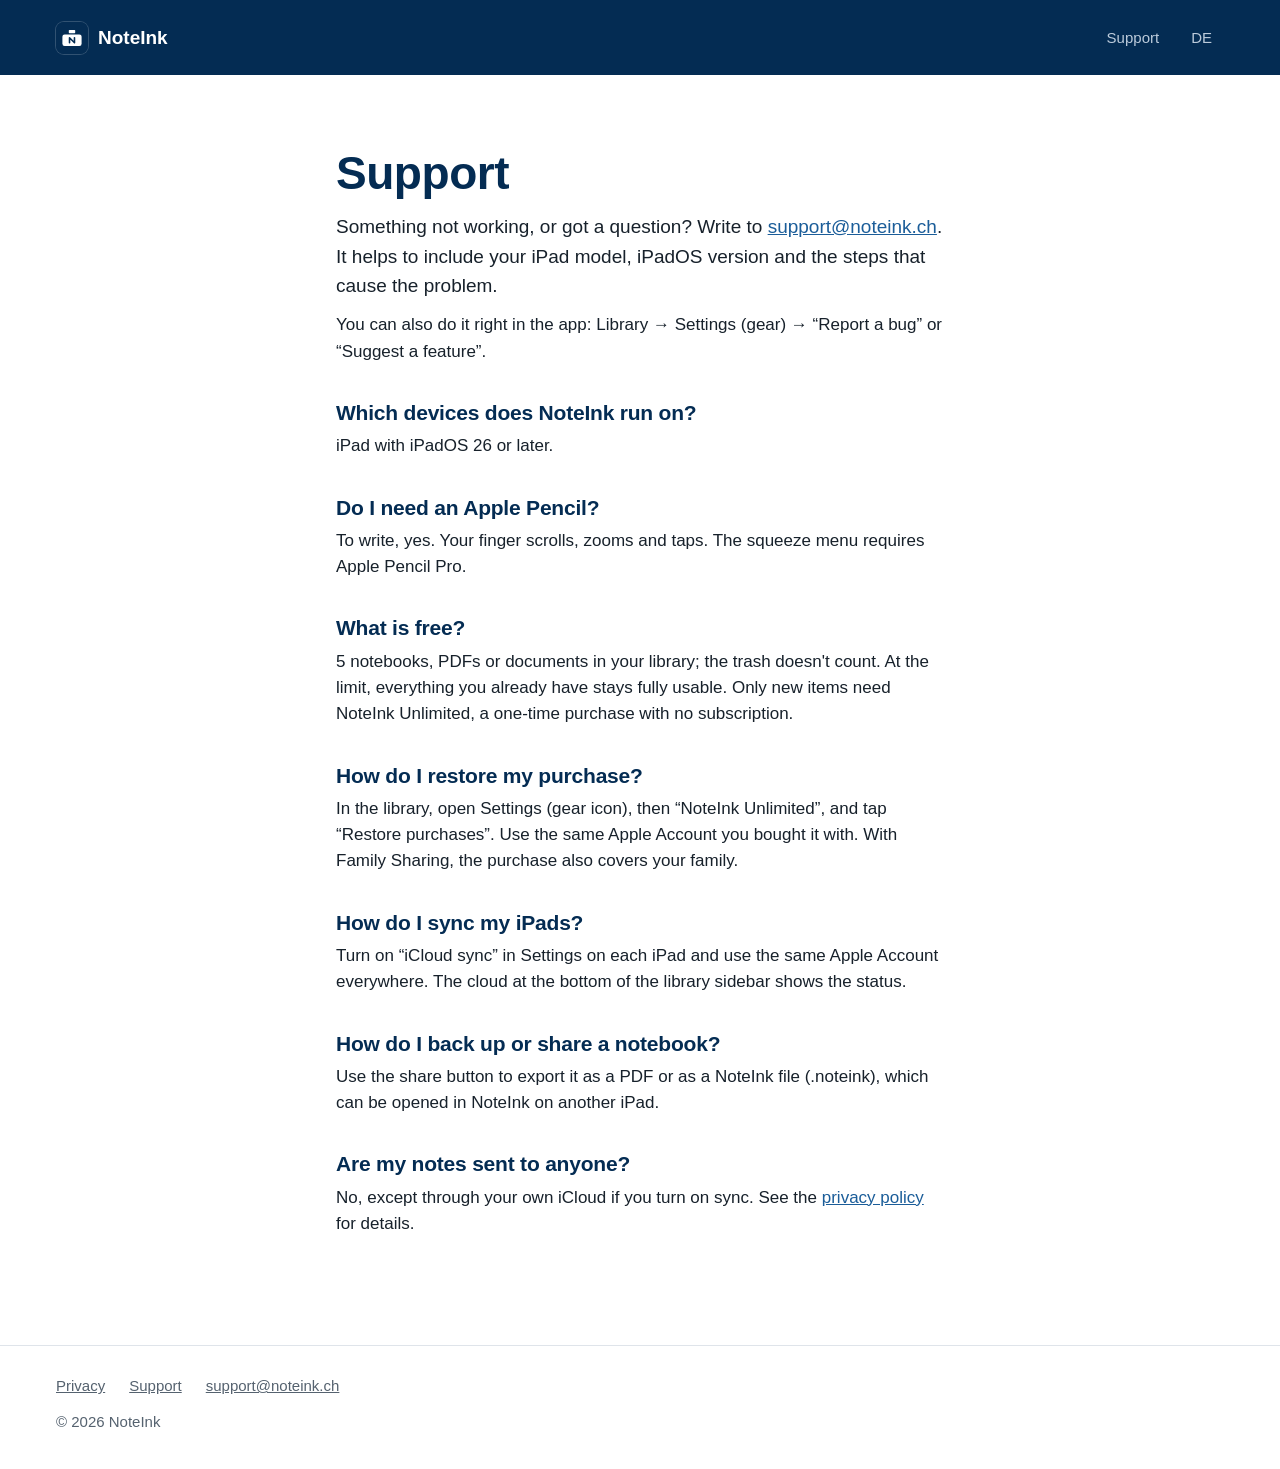
<file: en/support/index.html>
<!doctype html>
<html lang="en">
<head>
<meta charset="utf-8">
<meta name="viewport" content="width=device-width, initial-scale=1">
<title>Support – NoteInk</title>
<meta name="description" content="Help and contact for NoteInk.">
<link rel="canonical" href="https://noteink.ch/en/support/">
<link rel="alternate" hreflang="de" href="https://noteink.ch/support/">
<link rel="alternate" hreflang="en" href="https://noteink.ch/en/support/">
<link rel="icon" href="/img/icon.svg" type="image/svg+xml">
<link rel="apple-touch-icon" href="/img/apple-touch-icon.png">
<meta name="theme-color" content="#042C53">
<meta property="og:title" content="Support – NoteInk">
<meta property="og:description" content="Help and contact for NoteInk.">
<meta property="og:type" content="website">
<meta property="og:url" content="https://noteink.ch/en/support/">
<meta property="og:image" content="https://noteink.ch/img/og-en.jpg">
<link rel="stylesheet" href="/style.css">
</head>
<body>
<header class="bar">
  <a class="brand" href="/en/"><img src="/img/icon.svg" alt="" width="32" height="32">NoteInk</a>
  <nav>
    <a href="/en/support/">Support</a>
    <a href="/support/" hreflang="de" lang="de" aria-label="Deutsch">DE</a>
  </nav>
</header>
<main class="text">
<h1>Support</h1>
<p class="lead-text">Something not working, or got a question? Write to <a href="mailto:support@noteink.ch">support@noteink.ch</a>. It helps to include your iPad model, iPadOS version and the steps that cause the problem.</p>
<p>You can also do it right in the app: Library → Settings (gear) → “Report a bug” or “Suggest a feature”.</p>
<section>
  <h2>Which devices does NoteInk run on?</h2>
  <p>iPad with iPadOS 26 or later.</p>
</section>
<section>
  <h2>Do I need an Apple Pencil?</h2>
  <p>To write, yes. Your finger scrolls, zooms and taps. The squeeze menu requires Apple Pencil Pro.</p>
</section>
<section>
  <h2>What is free?</h2>
  <p>5 notebooks, PDFs or documents in your library; the trash doesn't count. At the limit, everything you already have stays fully usable. Only new items need NoteInk Unlimited, a one-time purchase with no subscription.</p>
</section>
<section>
  <h2>How do I restore my purchase?</h2>
  <p>In the library, open Settings (gear icon), then “NoteInk Unlimited”, and tap “Restore purchases”. Use the same Apple Account you bought it with. With Family Sharing, the purchase also covers your family.</p>
</section>
<section>
  <h2>How do I sync my iPads?</h2>
  <p>Turn on “iCloud sync” in Settings on each iPad and use the same Apple Account everywhere. The cloud at the bottom of the library sidebar shows the status.</p>
</section>
<section>
  <h2>How do I back up or share a notebook?</h2>
  <p>Use the share button to export it as a PDF or as a NoteInk file (.noteink), which can be opened in NoteInk on another iPad.</p>
</section>
<section>
  <h2>Are my notes sent to anyone?</h2>
  <p>No, except through your own iCloud if you turn on sync. See the <a href="/en/privacy/">privacy policy</a> for details.</p>
</section>
</main>
<footer class="foot">
  <div>
    <a href="/en/privacy/">Privacy</a>
    <a href="/en/support/">Support</a>
    <a href="mailto:support@noteink.ch">support@noteink.ch</a>
  </div>
  <p>© 2026 NoteInk</p>
</footer>
</body>
</html>
</file>
<file: style.css>
/* NoteInk website. System fonts only: nothing is loaded from third parties (see the privacy page). */
:root {
  --ink: #042C53; /* same blue as the icon and the App Store pictures, so they blend into the page */
  --on-ink: #ffffff;
  --on-ink-soft: #bccbdb;
  --paper: #ffffff;
  --text: #17212b;
  --soft: #55626f;
  --heading: var(--ink);
  --line: #dfe4ea;
  --tint: #eef3f8;
  --link: #1b5d99;
  --gutter: clamp(16px, 5vw, 56px);
  --measure: 1120px;
  color-scheme: light dark;
}
@media (prefers-color-scheme: dark) {
  :root {
    --paper: #0c1621;
    --text: #e6ebf0;
    --soft: #a0adba;
    --heading: #f2f5f8;
    --line: #26333f;
    --tint: #142231;
    --link: #8cc0ee;
  }
}

* { box-sizing: border-box; }
html { -webkit-text-size-adjust: 100%; }
body {
  margin: 0;
  background: var(--paper);
  color: var(--text);
  font: 17px/1.55 -apple-system, BlinkMacSystemFont, "SF Pro Text", "Segoe UI", Roboto, Helvetica, Arial, sans-serif;
}
a { color: var(--link); }
a:focus-visible, .strip:focus-visible, .arrow:focus-visible { outline: 2px solid currentColor; outline-offset: 3px; }
h1, h2, h3 { color: var(--heading); line-height: 1.15; letter-spacing: -0.01em; }

/* Top bar */
.bar {
  display: flex;
  align-items: center;
  justify-content: space-between;
  padding: 16px var(--gutter);
  background: var(--ink);
  color: var(--on-ink);
}
.brand {
  display: inline-flex;
  align-items: center;
  gap: 10px;
  color: inherit;
  font-weight: 600;
  font-size: 19px;
  text-decoration: none;
}
.brand img { border-radius: 8px; box-shadow: 0 0 0 1px rgba(255, 255, 255, .18); }
.bar nav { display: flex; gap: 8px; }
.bar nav a {
  padding: 10px 12px;
  color: var(--on-ink-soft);
  font-size: 15px;
  text-decoration: none;
}
.bar nav a:hover { color: var(--on-ink); }

/* Hero: the pictures share the page's blue and are cut off at the bottom edge, like an iPad rising out of the page */
.hero { background: var(--ink); color: var(--on-ink); text-align: center; }
.pitch { max-width: 760px; margin: 0 auto; padding: clamp(32px, 7vw, 72px) var(--gutter) clamp(24px, 4vw, 40px); }
.hero h1 { margin: 0; color: inherit; font-size: clamp(38px, 6.4vw, 66px); font-weight: 700; }
.lead { margin: 20px 0 28px; color: var(--on-ink-soft); font-size: clamp(18px, 2.2vw, 21px); line-height: 1.45; }
.store {
  display: inline-block;
  padding: 13px 26px;
  border-radius: 12px;
  background: var(--on-ink);
  color: var(--ink);
  font-weight: 600;
  text-decoration: none;
}
.store.soon { background: none; box-shadow: inset 0 0 0 1px var(--on-ink-soft); color: var(--on-ink); }
.note { margin: 16px 0 0; color: var(--on-ink-soft); font-size: 15px; }

.gallery { position: relative; }
.strip {
  display: flex;
  gap: clamp(8px, 2vw, 24px);
  margin: 0;
  padding: 0 calc(50vw - min(44vw, 490px));
  overflow-x: auto;
  list-style: none;
  scroll-snap-type: x mandatory;
  scrollbar-width: none;
}
.strip::-webkit-scrollbar { display: none; }
.strip li { flex: 0 0 min(88vw, 980px); scroll-snap-align: center; }
.strip img { display: block; width: 100%; height: auto; }
.arrow {
  position: absolute;
  top: 50%;
  width: 48px;
  height: 48px;
  margin-top: -24px;
  padding: 12px;
  border: 0;
  border-radius: 50%;
  background: rgba(255, 255, 255, .14);
  color: var(--on-ink);
  cursor: pointer;
}
.arrow:hover { background: rgba(255, 255, 255, .26); }
.arrow:disabled { opacity: .3; cursor: default; }
.arrow svg { display: block; fill: none; stroke: currentColor; stroke-width: 2.2; stroke-linecap: round; stroke-linejoin: round; }
.prev { left: max(12px, calc(50% - 620px)); }
.next { right: max(12px, calc(50% - 620px)); }
/* Touch screens swipe; a phone has no room beside the picture anyway */
@media (hover: none), (max-width: 1100px) { .arrow { display: none; } }

/* Features */
.features { max-width: var(--measure); margin: 0 auto; padding: clamp(48px, 8vw, 96px) var(--gutter); }
.features h2 { margin: 0 0 clamp(28px, 4vw, 48px); font-size: clamp(30px, 4vw, 42px); }
.columns { columns: 2; column-gap: clamp(40px, 7vw, 96px); }
.columns section { break-inside: avoid; padding: 0 0 32px; }
.columns h3 { margin: 0 0 10px; font-size: 21px; }
.columns ul { margin: 0; padding: 0; list-style: none; }
.columns li { padding: 9px 0; border-top: 1px solid var(--line); }
@media (max-width: 720px) { .columns { columns: 1; } }

.price { padding: clamp(48px, 8vw, 80px) var(--gutter); background: var(--tint); text-align: center; }
.price h2 { margin: 0 0 14px; font-size: clamp(28px, 3.6vw, 38px); }
.price p { max-width: 640px; margin: 0 auto; font-size: 19px; }

/* Privacy and support */
.text { max-width: 720px; margin: 0 auto; padding: clamp(40px, 7vw, 72px) var(--gutter) clamp(56px, 8vw, 96px); }
.text h1 { margin: 0 0 12px; font-size: clamp(34px, 5vw, 46px); }
.text h2 { margin: 36px 0 8px; font-size: 21px; }
.text p { margin: 0 0 12px; }
.text ul { margin: 0; padding-left: 20px; }
.text li { margin: 10px 0; }
.text .meta { color: var(--soft); font-size: 15px; }
.lead-text { font-size: 19px; }

.foot { padding: 28px var(--gutter) 36px; border-top: 1px solid var(--line); color: var(--soft); font-size: 15px; }
.foot div { display: flex; flex-wrap: wrap; gap: 4px 24px; }
.foot a { color: inherit; }
.foot p { margin: 12px 0 0; }
</file>
